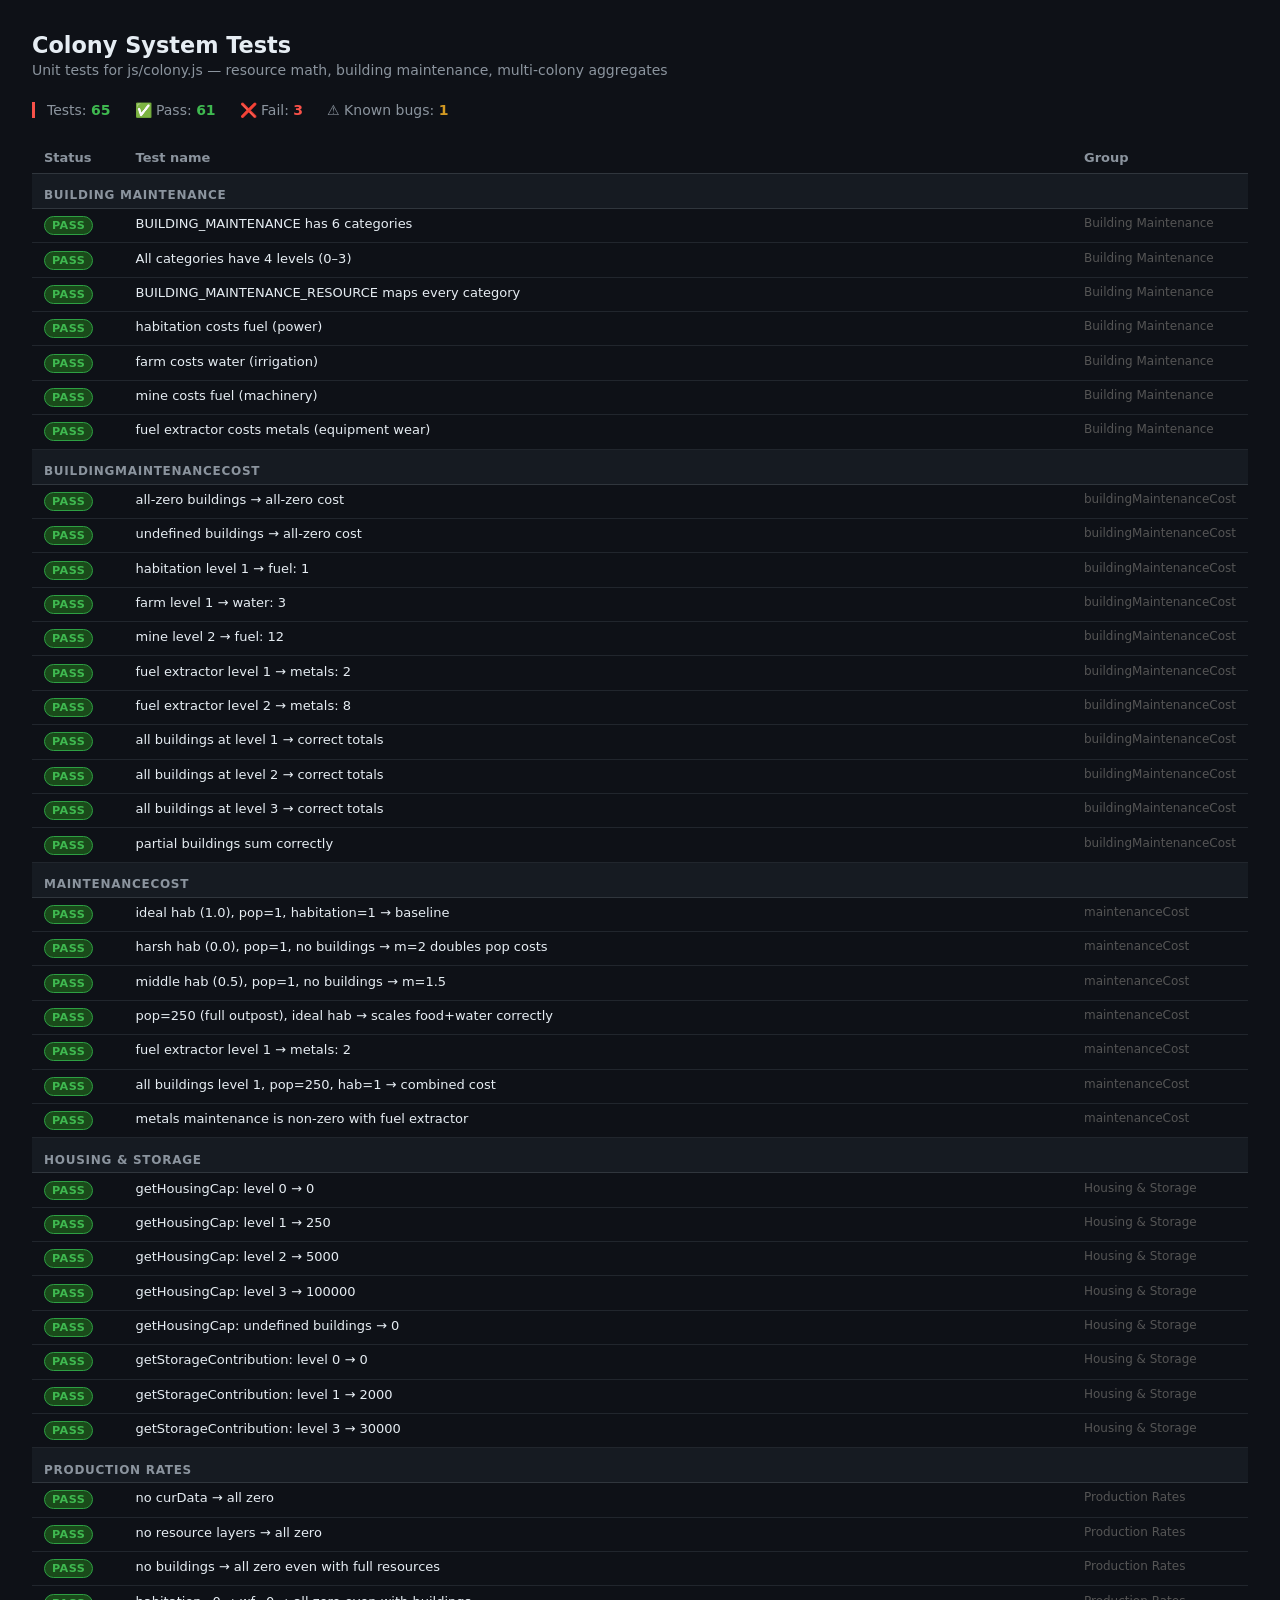
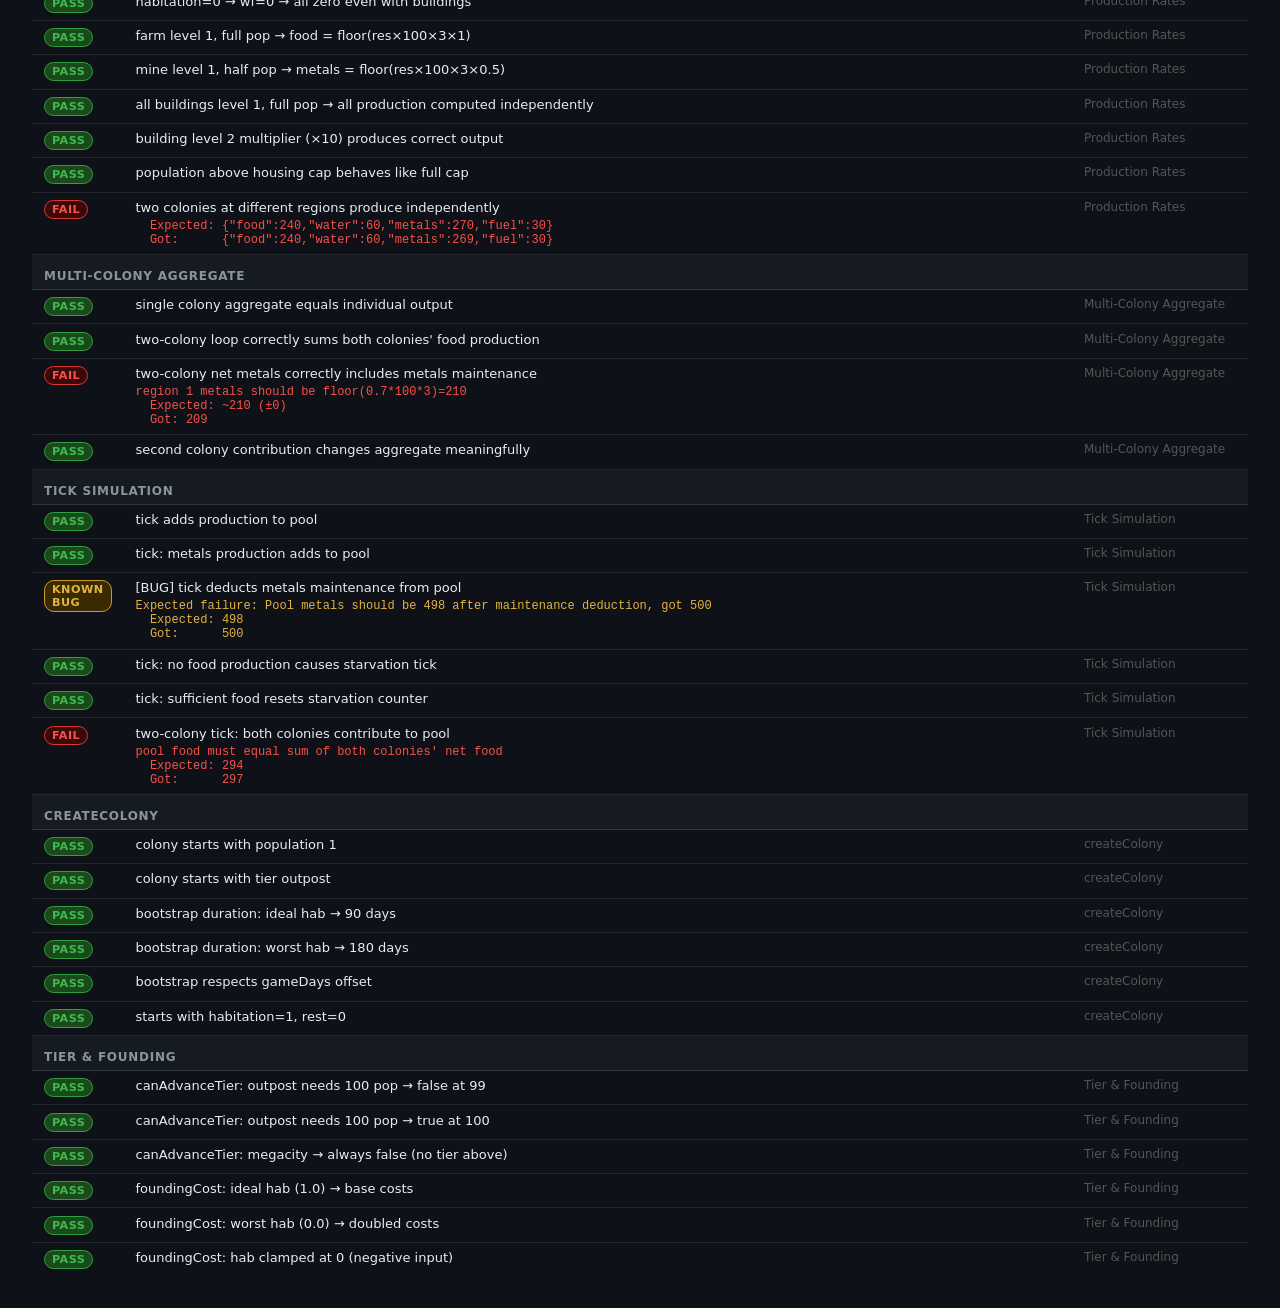
<file: tests/colony.html>
<!DOCTYPE html>
<!--
  Colony system unit tests
  ========================
  Tests all pure functions in js/colony.js in isolation — no worker, no Three.js.

  HOW TO RUN
  ----------
  Serve the project root over HTTP (ES module imports require a server):
      python3 -m http.server 8000
  Then open: http://localhost:8000/tests/colony.html

  WHAT IS TESTED
  --------------
  1. buildingMaintenanceCost — per-building resource drain
  2. maintenanceCost         — combined population + building drain
  3. Housing / storage caps
  4. colonyProductionRates   — formula: tile_potential × 100 × mult × workerFraction
  5. Multi-colony aggregates — does the loop correctly sum all colonies?
  6. Tick simulation         — mirrors tickEconomy logic from main.js
  7. createColony defaults
  8. canAdvanceTier / foundingCost

  Tests marked [BUG] are EXPECTED TO FAIL until the corresponding code is fixed.
-->
<html lang="en">
<head>
<meta charset="UTF-8">
<title>Colony System Tests — Heliosphere</title>
<style>
  *, *::before, *::after { box-sizing: border-box; margin: 0; padding: 0; }
  body {
    font-family: system-ui, sans-serif;
    background: #0e1117;
    color: #e6edf3;
    padding: 2rem;
    min-height: 100dvh;
  }
  h1 { font-size: 1.4rem; margin-bottom: 0.25rem; }
  .subtitle { color: #8b949e; font-size: 0.875rem; margin-bottom: 1.5rem; }

  #summary {
    display: flex; gap: 1.5rem; margin-bottom: 1.5rem; font-size: 0.875rem;
    flex-wrap: wrap;
  }
  .stat { color: #8b949e; }
  .stat span { font-weight: 700; }
  #passCount span  { color: #3fb950; }
  #failCount span  { color: #f85149; }
  #bugCount span   { color: #d29922; }
  #skipCount span  { color: #58a6ff; }

  table { width: 100%; border-collapse: collapse; font-size: 0.8125rem; }
  th {
    text-align: left; padding: 0.5rem 0.75rem; color: #8b949e;
    border-bottom: 1px solid #30363d; font-weight: 600;
  }
  td { padding: 0.45rem 0.75rem; border-bottom: 1px solid #21262d; vertical-align: top; }
  tr:last-child td { border-bottom: none; }

  .badge {
    display: inline-block; padding: 2px 7px; border-radius: 10px;
    font-size: 0.7rem; font-weight: 700; letter-spacing: 0.04em;
  }
  .badge-pass   { background: #1a4a1a; color: #3fb950; border: 1px solid #2ea043; }
  .badge-fail   { background: #3a0a0a; color: #f85149; border: 1px solid #da3633; }
  .badge-bug    { background: #3a2a00; color: #e3b341; border: 1px solid #d29922; }

  .group-row td {
    background: #161b22; color: #8b949e; font-size: 0.75rem;
    font-weight: 600; letter-spacing: 0.06em; text-transform: uppercase;
    padding-top: 0.9rem; padding-bottom: 0.35rem;
    border-bottom: 1px solid #30363d;
  }

  .error-detail {
    font-family: monospace; font-size: 0.75rem; color: #f85149;
    margin-top: 4px; white-space: pre-wrap; word-break: break-all;
  }
  .bug-detail {
    font-family: monospace; font-size: 0.75rem; color: #e3b341;
    margin-top: 4px; white-space: pre-wrap;
  }
  .name-cell { max-width: 520px; }
  .running { color: #8b949e; font-style: italic; }
</style>
</head>
<body>
<h1>Colony System Tests</h1>
<p class="subtitle">Unit tests for js/colony.js — resource math, building maintenance, multi-colony aggregates</p>

<div id="summary" class="running">Running…</div>

<table>
  <thead>
    <tr>
      <th style="width:70px">Status</th>
      <th>Test name</th>
      <th style="width:90px">Group</th>
    </tr>
  </thead>
  <tbody id="tbody"></tbody>
</table>

<script type="module">
// ─────────────────────────────────────────────────────────────────────────────
// Import the module under test
// ─────────────────────────────────────────────────────────────────────────────
import {
  BUILDING_MAINTENANCE,
  BUILDING_MAINTENANCE_RESOURCE,
  BUILDING_COSTS,
  BUILDING_NAMES,
  BUILDING_TIER_UNLOCK,
  HOUSING_CAPS,
  STORAGE_CAPS,
  FARM_MULTS, WATER_MULTS, MINE_MULTS, FUEL_MULTS,
  STARTING_POOL,
  COLONY_TIER_ORDER,
  TIER_ADVANCE_COSTS,
  buildingMaintenanceCost,
  getHousingCap,
  getStorageContribution,
  maintenanceCost,
  createColony,
  colonyProductionRates,
  canAdvanceTier,
  foundingCost,
} from '../js/colony.js';

// ─────────────────────────────────────────────────────────────────────────────
// Minimal test framework
// ─────────────────────────────────────────────────────────────────────────────
let passCount = 0, failCount = 0, bugCount = 0;
const rows = [];
let currentGroup = '';

function group(name) { currentGroup = name; }

function deep(a, b) { return JSON.stringify(a) === JSON.stringify(b); }

function assert(val, msg) {
  if (!val) throw new Error(msg ?? 'Assertion failed');
}

function assertEqual(actual, expected, msg) {
  if (!deep(actual, expected)) {
    throw new Error(
      (msg ? msg + '\n' : '') +
      `  Expected: ${JSON.stringify(expected)}\n` +
      `  Got:      ${JSON.stringify(actual)}`
    );
  }
}

function assertClose(actual, expected, tol, msg) {
  if (typeof tol === 'string') { msg = tol; tol = 1; }
  tol = tol ?? 1;
  if (Math.abs(actual - expected) > tol) {
    throw new Error(
      (msg ? msg + '\n' : '') +
      `  Expected: ~${expected} (±${tol})\n  Got: ${actual}`
    );
  }
}

// isBug = known broken code; test SHOULD fail, we want a yellow warning not a red fail
function test(name, fn, isBug = false) {
  let status, errorMsg = '';
  try {
    fn();
    if (isBug) {
      // Bug test passed unexpectedly — the bug may have been fixed!
      passCount++;
      status = 'pass';
      errorMsg = '(was marked as known bug but now passes — bug may be fixed)';
    } else {
      passCount++;
      status = 'pass';
    }
  } catch (e) {
    if (isBug) {
      bugCount++;
      status = 'bug';
      errorMsg = e.message;
    } else {
      failCount++;
      status = 'fail';
      errorMsg = e.message;
    }
  }
  rows.push({ status, name, group: currentGroup, errorMsg });
}

// ─────────────────────────────────────────────────────────────────────────────
// Helpers shared across tests
// ─────────────────────────────────────────────────────────────────────────────

/** Build a minimal curData mock with given resource arrays per region. */
function makeCurData(regionResources) {
  const n = regionResources.length;
  const rF = new Float32Array(n), rW = new Float32Array(n),
        rM = new Float32Array(n), rE = new Float32Array(n);
  for (let i = 0; i < n; i++) {
    rF[i] = regionResources[i].food   ?? 0;
    rW[i] = regionResources[i].water  ?? 0;
    rM[i] = regionResources[i].metals ?? 0;
    rE[i] = regionResources[i].fuel   ?? 0;
  }
  return { debugLayers: { resourceFood: rF, resourceWater: rW, resourceMetals: rM, resourceFuel: rE } };
}

/** Full buildings for all categories at given level (default 1). */
function allBuildings(level = 1) {
  return { habitation: level, farm: level, water: level, mine: level, fuel: level, storage: level };
}

/** Create a colony object directly, bypassing createColony() for test control. */
function makeColony(overrides = {}) {
  return {
    region: 0,
    population: 250,
    habitability: 1,
    bootstrapEndDay: 0,  // already past bootstrap
    starvationTicks: 0,
    tier: 'outpost',
    buildings: { habitation: 1, farm: 0, water: 0, mine: 0, fuel: 0, storage: 0 },
    ...overrides,
  };
}

/** Replicate the tickEconomy pool-mutation logic from main.js (as of last read). */
function simulateTick(pool, colonies, curData) {
  const GAME_DAYS = 9999; // well past bootstrap for all
  for (const colony of colonies) {
    const rates  = colonyProductionRates(colony, curData);
    const maint  = maintenanceCost(colony);
    const inBoot = GAME_DAYS < colony.bootstrapEndDay;
    const pmult  = inBoot ? 0.20 : 1.0;

    const hadFood = pool.food >= maint.food;
    pool.food  = Math.max(0, pool.food  - maint.food);
    pool.water = Math.max(0, pool.water - maint.water);
    pool.fuel  = Math.max(0, pool.fuel  - maint.fuel);
    // NOTE: maint.metals is intentionally NOT deducted here (matching current main.js bug)

    pool.food   += Math.round(rates.food   * pmult);
    pool.water  += Math.round(rates.water  * pmult);
    pool.metals += Math.round(rates.metals * pmult);
    pool.fuel   += Math.round(rates.fuel   * pmult);

    colony.starvationTicks = hadFood ? 0 : colony.starvationTicks + 1;
  }
}

// ─────────────────────────────────────────────────────────────────────────────
// GROUP 1 — Building maintenance constants
// ─────────────────────────────────────────────────────────────────────────────
group('Building Maintenance');

test('BUILDING_MAINTENANCE has 6 categories', () => {
  assertEqual(Object.keys(BUILDING_MAINTENANCE).length, 6);
});

test('All categories have 4 levels (0–3)', () => {
  for (const [k, arr] of Object.entries(BUILDING_MAINTENANCE)) {
    assert(arr.length === 4, `${k} should have 4 entries, got ${arr.length}`);
    assert(arr[0] === 0, `${k}[0] should be 0 (no cost when unbuilt)`);
  }
});

test('BUILDING_MAINTENANCE_RESOURCE maps every category', () => {
  const cats = Object.keys(BUILDING_MAINTENANCE);
  for (const cat of cats) {
    const res = BUILDING_MAINTENANCE_RESOURCE[cat];
    assert(['food','water','metals','fuel'].includes(res),
      `${cat} maps to unknown resource: ${res}`);
  }
});

test('habitation costs fuel (power)', () => {
  assertEqual(BUILDING_MAINTENANCE_RESOURCE.habitation, 'fuel');
  assertEqual(BUILDING_MAINTENANCE.habitation, [0, 1, 4, 12]);
});

test('farm costs water (irrigation)', () => {
  assertEqual(BUILDING_MAINTENANCE_RESOURCE.farm, 'water');
  assertEqual(BUILDING_MAINTENANCE.farm, [0, 3, 10, 30]);
});

test('mine costs fuel (machinery)', () => {
  assertEqual(BUILDING_MAINTENANCE_RESOURCE.mine, 'fuel');
  assertEqual(BUILDING_MAINTENANCE.mine, [0, 3, 12, 35]);
});

test('fuel extractor costs metals (equipment wear)', () => {
  assertEqual(BUILDING_MAINTENANCE_RESOURCE.fuel, 'metals');
  assertEqual(BUILDING_MAINTENANCE.fuel, [0, 2, 8, 25]);
});

// ─────────────────────────────────────────────────────────────────────────────
// GROUP 2 — buildingMaintenanceCost()
// ─────────────────────────────────────────────────────────────────────────────
group('buildingMaintenanceCost');

test('all-zero buildings → all-zero cost', () => {
  const r = buildingMaintenanceCost({ habitation:0,farm:0,water:0,mine:0,fuel:0,storage:0 });
  assertEqual(r, { food:0, water:0, metals:0, fuel:0 });
});

test('undefined buildings → all-zero cost', () => {
  const r = buildingMaintenanceCost(undefined);
  assertEqual(r, { food:0, water:0, metals:0, fuel:0 });
});

test('habitation level 1 → fuel: 1', () => {
  const r = buildingMaintenanceCost({ habitation:1 });
  assertEqual(r, { food:0, water:0, metals:0, fuel:1 });
});

test('farm level 1 → water: 3', () => {
  const r = buildingMaintenanceCost({ farm:1 });
  assertEqual(r, { food:0, water:3, metals:0, fuel:0 });
});

test('mine level 2 → fuel: 12', () => {
  const r = buildingMaintenanceCost({ mine:2 });
  assertEqual(r, { food:0, water:0, metals:0, fuel:12 });
});

test('fuel extractor level 1 → metals: 2', () => {
  const r = buildingMaintenanceCost({ fuel:1 });
  assertEqual(r, { food:0, water:0, metals:2, fuel:0 });
});

test('fuel extractor level 2 → metals: 8', () => {
  const r = buildingMaintenanceCost({ fuel:2 });
  assertEqual(r, { food:0, water:0, metals:8, fuel:0 });
});

test('all buildings at level 1 → correct totals', () => {
  // habitation→fuel:1, farm→water:3, water(ext)→fuel:2, mine→fuel:3, fuel(ext)→metals:2, storage→fuel:1
  const r = buildingMaintenanceCost(allBuildings(1));
  assertEqual(r, { food:0, water:3, metals:2, fuel: 1+2+3+1 }); // fuel=7
});

test('all buildings at level 2 → correct totals', () => {
  // habitation→fuel:4, farm→water:10, water→fuel:8, mine→fuel:12, fuel→metals:8, storage→fuel:4
  const r = buildingMaintenanceCost(allBuildings(2));
  assertEqual(r, { food:0, water:10, metals:8, fuel: 4+8+12+4 }); // fuel=28
});

test('all buildings at level 3 → correct totals', () => {
  // habitation→fuel:12, farm→water:30, water→fuel:20, mine→fuel:35, fuel→metals:25, storage→fuel:12
  const r = buildingMaintenanceCost(allBuildings(3));
  assertEqual(r, { food:0, water:30, metals:25, fuel: 12+20+35+12 }); // fuel=79
});

test('partial buildings sum correctly', () => {
  // mine=1(fuel:3) + fuel=1(metals:2) + storage=2(fuel:4)
  const r = buildingMaintenanceCost({ mine:1, fuel:1, storage:2 });
  assertEqual(r, { food:0, water:0, metals:2, fuel:3+4 }); // fuel=7
});

// ─────────────────────────────────────────────────────────────────────────────
// GROUP 3 — maintenanceCost()
// ─────────────────────────────────────────────────────────────────────────────
group('maintenanceCost');

test('ideal hab (1.0), pop=1, habitation=1 → baseline', () => {
  // m=1.0, pop-based: food=round(2.002)=2, water=round(1.001)=1, fuel=round(1)=1
  // building: habitation level 1 → fuel +=1  →  total fuel=2
  const r = maintenanceCost(makeColony({ population:1, habitability:1 }));
  assertEqual(r, { food:2, water:1, fuel:2, metals:0 });
});

test('harsh hab (0.0), pop=1, no buildings → m=2 doubles pop costs', () => {
  // m=2.0, food=round(2*2)=4, water=round(1*2)=2, fuel=round(1*2)=2
  const r = maintenanceCost(makeColony({
    population:1, habitability:0,
    buildings:{ habitation:0,farm:0,water:0,mine:0,fuel:0,storage:0 }}));
  assertEqual(r, { food:4, water:2, fuel:2, metals:0 });
});

test('middle hab (0.5), pop=1, no buildings → m=1.5', () => {
  // m=1.5, food=round(2.002*1.5)=round(3.003)=3, water=round(1.001*1.5)=round(1.5015)=2, fuel=round(1*1.5)=2
  const r = maintenanceCost(makeColony({
    population:1, habitability:0.5,
    buildings:{ habitation:0,farm:0,water:0,mine:0,fuel:0,storage:0 }}));
  assertEqual(r, { food:3, water:2, fuel:2, metals:0 });
});

test('pop=250 (full outpost), ideal hab → scales food+water correctly', () => {
  // m=1.0, food=round((2+250*0.002))=round(2.5)=3, water=round((1+250*0.001))=round(1.25)=1
  // fuel=round(1)+hab_bld(1)=2
  const r = maintenanceCost(makeColony({ population:250, habitability:1 }));
  assertEqual(r, { food:3, water:1, fuel:2, metals:0 });
});

test('fuel extractor level 1 → metals: 2', () => {
  const r = maintenanceCost(makeColony({
    buildings:{ habitation:1, farm:0, water:0, mine:0, fuel:1, storage:0 }}));
  assertEqual(r.metals, 2);
});

test('all buildings level 1, pop=250, hab=1 → combined cost', () => {
  // m=1.0
  // pop-based: food=round(2.5)=3, water=round(1.25)=1, fuel=1, metals=0
  // building: food=0, water=3(farm), metals=2(fuel_ext), fuel=1(hab)+2(water_ext)+3(mine)+1(storage)=7
  // total: food=3, water=1+3=4, fuel=1+7=8, metals=2
  const r = maintenanceCost(makeColony({ population:250, habitability:1, buildings:allBuildings(1) }));
  assertEqual(r, { food:3, water:4, fuel:8, metals:2 });
});

test('metals maintenance is non-zero with fuel extractor', () => {
  const r = maintenanceCost(makeColony({
    buildings:{ habitation:1, farm:1, water:1, mine:1, fuel:2, storage:1 }}));
  assert(r.metals > 0, `Expected metals > 0 with fuel extractor level 2, got ${r.metals}`);
  assertEqual(r.metals, 8); // BUILDING_MAINTENANCE.fuel[2] = 8
});

// ─────────────────────────────────────────────────────────────────────────────
// GROUP 4 — Housing / Storage caps
// ─────────────────────────────────────────────────────────────────────────────
group('Housing & Storage');

test('getHousingCap: level 0 → 0', () => {
  assertEqual(getHousingCap({ habitation:0 }), 0);
});
test('getHousingCap: level 1 → 250', () => {
  assertEqual(getHousingCap({ habitation:1 }), 250);
});
test('getHousingCap: level 2 → 5000', () => {
  assertEqual(getHousingCap({ habitation:2 }), 5000);
});
test('getHousingCap: level 3 → 100000', () => {
  assertEqual(getHousingCap({ habitation:3 }), 100000);
});
test('getHousingCap: undefined buildings → 0', () => {
  assertEqual(getHousingCap(undefined), 0);
});

test('getStorageContribution: level 0 → 0', () => {
  assertEqual(getStorageContribution({ storage:0 }), 0);
});
test('getStorageContribution: level 1 → 2000', () => {
  assertEqual(getStorageContribution({ storage:1 }), 2000);
});
test('getStorageContribution: level 3 → 30000', () => {
  assertEqual(getStorageContribution({ storage:3 }), 30000);
});

// ─────────────────────────────────────────────────────────────────────────────
// GROUP 5 — colonyProductionRates()
// ─────────────────────────────────────────────────────────────────────────────
group('Production Rates');

test('no curData → all zero', () => {
  const r = colonyProductionRates(makeColony({ buildings:allBuildings(1) }), null);
  assertEqual(r, { food:0, water:0, metals:0, fuel:0 });
});

test('no resource layers → all zero', () => {
  const r = colonyProductionRates(makeColony({ buildings:allBuildings(1) }), { debugLayers:{} });
  assertEqual(r, { food:0, water:0, metals:0, fuel:0 });
});

test('no buildings → all zero even with full resources', () => {
  const d = makeCurData([{ food:1, water:1, metals:1, fuel:1 }]);
  const r = colonyProductionRates(makeColony({
    buildings:{ habitation:1, farm:0, water:0, mine:0, fuel:0, storage:0 }}), d);
  assertEqual(r, { food:0, water:0, metals:0, fuel:0 });
});

test('habitation=0 → wf=0 → all zero even with buildings', () => {
  const d = makeCurData([{ food:1, water:1, metals:1, fuel:1 }]);
  const r = colonyProductionRates(makeColony({
    buildings:{ habitation:0, farm:1, water:1, mine:1, fuel:1, storage:0 }}), d);
  assertEqual(r, { food:0, water:0, metals:0, fuel:0 });
});

test('farm level 1, full pop → food = floor(res×100×3×1)', () => {
  const d = makeCurData([{ food:0.5 }]);
  // wf = 250/250 = 1.0 → food = floor(0.5*100*3*1) = 150
  const r = colonyProductionRates(makeColony({
    population:250, buildings:{ habitation:1, farm:1, water:0, mine:0, fuel:0, storage:0 }}), d);
  assertEqual(r.food, 150);
});

test('mine level 1, half pop → metals = floor(res×100×3×0.5)', () => {
  const d = makeCurData([{ metals:0.6 }]);
  // wf = 125/250 = 0.5 → metals = floor(0.6*100*3*0.5) = floor(90) = 90
  const r = colonyProductionRates(makeColony({
    population:125, buildings:{ habitation:1, farm:0, water:0, mine:1, fuel:0, storage:0 }}), d);
  assertEqual(r.metals, 90);
});

test('all buildings level 1, full pop → all production computed independently', () => {
  const d = makeCurData([{ food:0.6, water:0.5, metals:0.4, fuel:0.3 }]);
  // wf=1.0, each: floor(res*100*3)
  const r = colonyProductionRates(makeColony({ population:250, buildings:allBuildings(1) }), d);
  assertEqual(r, {
    food:   Math.floor(0.6*100*3),  // 180
    water:  Math.floor(0.5*100*3),  // 150
    metals: Math.floor(0.4*100*3),  // 120
    fuel:   Math.floor(0.3*100*3),  // 90
  });
});

test('building level 2 multiplier (×10) produces correct output', () => {
  const d = makeCurData([{ food:0.4 }]);
  // FARM_MULTS[2]=10, wf=1.0 → floor(0.4*100*10) = 400
  const r = colonyProductionRates(makeColony({
    population:250, buildings:{ habitation:1, farm:2, water:0, mine:0, fuel:0, storage:0 }}), d);
  assertEqual(r.food, 400);
});

test('population above housing cap behaves like full cap', () => {
  const d = makeCurData([{ food:0.5 }]);
  // pop=300 > cap=250 → wf = min(300,250)/250 = 1.0 (same as full)
  const r1 = colonyProductionRates(makeColony({
    population:300, buildings:{ habitation:1, farm:1, water:0, mine:0, fuel:0, storage:0 }}), d);
  const r2 = colonyProductionRates(makeColony({
    population:250, buildings:{ habitation:1, farm:1, water:0, mine:0, fuel:0, storage:0 }}), d);
  assertEqual(r1.food, r2.food);
});

test('two colonies at different regions produce independently', () => {
  const d = makeCurData([
    { food:0.6, water:0.5, metals:0.4, fuel:0.3 },  // region 0
    { food:0.8, water:0.2, metals:0.9, fuel:0.1 },  // region 1
  ]);
  const bld = { habitation:1, farm:1, water:1, mine:1, fuel:1, storage:0 };
  const c0 = makeColony({ region:0, population:250, buildings:bld });
  const c1 = makeColony({ region:1, population:250, buildings:bld });

  const r0 = colonyProductionRates(c0, d);
  const r1 = colonyProductionRates(c1, d);

  // Region 0
  assertEqual(r0, { food:180, water:150, metals:120, fuel:90 });
  // Region 1
  assertEqual(r1, { food:240, water:60,  metals:270, fuel:30  });
  // They must differ
  assert(r0.food !== r1.food, 'Regions with different resources must produce differently');
});

// ─────────────────────────────────────────────────────────────────────────────
// GROUP 6 — Multi-colony aggregates
// ─────────────────────────────────────────────────────────────────────────────
group('Multi-Colony Aggregate');

test('single colony aggregate equals individual output', () => {
  const d = makeCurData([{ food:0.6, water:0.5, metals:0.4, fuel:0.3 }]);
  const c = makeColony({ population:250, buildings:allBuildings(1) });
  const rates = colonyProductionRates(c, d);
  const maint = maintenanceCost(c);

  let netFood = 0, netWater = 0, netMetals = 0, netFuel = 0;
  for (const col of [c]) {
    const r = colonyProductionRates(col, d);
    const m = maintenanceCost(col);
    netFood   += r.food   - m.food;
    netWater  += r.water  - m.water;
    netMetals += r.metals - m.metals; // correct with metals maintenance
    netFuel   += r.fuel   - m.fuel;
  }
  assertEqual(netFood,   rates.food   - maint.food);
  assertEqual(netWater,  rates.water  - maint.water);
  assertEqual(netMetals, rates.metals - maint.metals);
  assertEqual(netFuel,   rates.fuel   - maint.fuel);
});

test('two-colony loop correctly sums both colonies\' food production', () => {
  const d = makeCurData([
    { food:0.6 },  // region 0
    { food:0.8 },  // region 1
  ]);
  const bld = { habitation:1, farm:1, water:0, mine:0, fuel:0, storage:0 };
  const c0 = makeColony({ region:0, population:250, buildings:bld });
  const c1 = makeColony({ region:1, population:250, buildings:bld });

  const r0 = colonyProductionRates(c0, d);
  const r1 = colonyProductionRates(c1, d);
  assertEqual(r0.food, 180); // floor(0.6*100*3)
  assertEqual(r1.food, 240); // floor(0.8*100*3)

  let agg = 0;
  for (const c of [c0, c1]) agg += colonyProductionRates(c, d).food;
  assertEqual(agg, 180 + 240, 'aggregate food must equal sum of individual food production');
});

test('two-colony net metals correctly includes metals maintenance', () => {
  // Mine level 1 produces metals; fuel extractor level 1 consumes metals as maintenance.
  // Net metals per colony = production - maint.metals
  const d = makeCurData([
    { metals:0.5 },  // region 0
    { metals:0.7 },  // region 1
  ]);
  const bld = { habitation:1, farm:0, water:0, mine:1, fuel:1, storage:0 };
  // mine=1 → MINE_MULTS[1]=3 → metals per colony: floor(res*100*3*wf)
  // fuel=1 → BUILDING_MAINTENANCE.fuel[1]=2 → metals maintenance = 2 per colony

  const c0 = makeColony({ region:0, population:250, buildings:bld });
  const c1 = makeColony({ region:1, population:250, buildings:bld });

  const r0 = colonyProductionRates(c0, d);
  const r1 = colonyProductionRates(c1, d);
  const m0 = maintenanceCost(c0);
  const m1 = maintenanceCost(c1);

  const expectedProd = r0.metals + r1.metals;
  const expectedMaint = m0.metals + m1.metals;
  const expectedNet   = expectedProd - expectedMaint;

  assertEqual(m0.metals, 2, 'fuel level 1 should cost 2 metals/tick');
  assertEqual(m1.metals, 2, 'fuel level 1 should cost 2 metals/tick');
  assertClose(r0.metals, 150, 0, `region 0 metals should be floor(0.5*100*3)=150`);
  assertClose(r1.metals, 210, 0, `region 1 metals should be floor(0.7*100*3)=210`);
  assertEqual(expectedNet, 150+210 - 2-2, 'net metals across two colonies must subtract metals maintenance');
});

test('second colony contribution changes aggregate meaningfully', () => {
  const d = makeCurData([
    { food:0.1, metals:0.2 },
    { food:0.9, metals:0.8 },
  ]);
  const bld = { habitation:1, farm:1, water:0, mine:1, fuel:0, storage:0 };
  const c0 = makeColony({ region:0, population:250, buildings:bld });
  const c1 = makeColony({ region:1, population:250, buildings:bld });

  const singleFood   = colonyProductionRates(c0, d).food;
  const singleMetals = colonyProductionRates(c0, d).metals;

  let aggFood = 0, aggMetals = 0;
  for (const c of [c0, c1]) {
    const r = colonyProductionRates(c, d);
    aggFood   += r.food;
    aggMetals += r.metals;
  }

  assert(aggFood > singleFood,
    `Two colonies should produce more food (${aggFood}) than one (${singleFood})`);
  assert(aggMetals > singleMetals,
    `Two colonies should produce more metals (${aggMetals}) than one (${singleMetals})`);
});

// ─────────────────────────────────────────────────────────────────────────────
// GROUP 7 — Tick simulation (mirrors tickEconomy in main.js)
// ─────────────────────────────────────────────────────────────────────────────
group('Tick Simulation');

test('tick adds production to pool', () => {
  const d = makeCurData([{ food:0.5, water:0.4, metals:0.3, fuel:0.6 }]);
  const c = makeColony({ population:250, buildings:allBuildings(1) });
  const pool = { food:100, water:100, metals:100, fuel:100 };
  const rates = colonyProductionRates(c, d);
  const maint = maintenanceCost(c);

  simulateTick(pool, [c], d);

  assertEqual(pool.food,  100 - maint.food  + rates.food,  'food after one tick');
  assertEqual(pool.water, 100 - maint.water + rates.water, 'water after one tick');
  assertEqual(pool.fuel,  100 - maint.fuel  + rates.fuel,  'fuel after one tick');
});

test('tick: metals production adds to pool', () => {
  const d = makeCurData([{ metals:0.5 }]);
  const c = makeColony({
    population:250, buildings:{ habitation:1, farm:0, water:0, mine:1, fuel:0, storage:0 }});
  const pool = { food:100, water:100, metals:100, fuel:100 };
  const rates = colonyProductionRates(c, d);

  simulateTick(pool, [c], d);

  // metals production = floor(0.5*100*3) = 150
  assertEqual(rates.metals, 150);
  assert(pool.metals > 100, `metals should increase after tick, got ${pool.metals}`);
});

test('[BUG] tick deducts metals maintenance from pool', () => {
  // A colony with fuel extractor level 1 should drain 2 metals/tick from the pool.
  // Current tickEconomy does NOT deduct maint.metals — this test fails until fixed.
  const d = makeCurData([{ fuel:0 }]); // no fuel production so we isolate maintenance
  const c = makeColony({
    population:250, buildings:{ habitation:1, farm:0, water:0, mine:0, fuel:1, storage:0 }});
  const pool = { food:500, water:500, metals:500, fuel:500 };
  const maint = maintenanceCost(c);

  assertEqual(maint.metals, 2, 'fuel extractor level 1 should cost 2 metals/tick');

  simulateTick(pool, [c], d);

  const expectedMetals = 500 - maint.metals; // 498
  assertEqual(pool.metals, expectedMetals,
    `Pool metals should be ${expectedMetals} after maintenance deduction, got ${pool.metals}`);
}, true /* isBug */);

test('tick: no food production causes starvation tick', () => {
  const d = makeCurData([{ food:0 }]);
  const c = makeColony({
    population:250, habitability:1,
    buildings:{ habitation:1, farm:0, water:0, mine:0, fuel:0, storage:0 }});
  const pool = { food:0, water:500, metals:500, fuel:500 };

  simulateTick(pool, [c], d);

  assertEqual(c.starvationTicks, 1, 'should get 1 starvation tick when food pool empty');
});

test('tick: sufficient food resets starvation counter', () => {
  const d = makeCurData([{ food:0.5 }]);
  const c = makeColony({
    starvationTicks:2,
    buildings:{ habitation:1, farm:1, water:0, mine:0, fuel:0, storage:0 }});
  const pool = { food:500, water:500, metals:500, fuel:500 };

  simulateTick(pool, [c], d);

  assertEqual(c.starvationTicks, 0, 'starvation ticks should reset when food is available');
});

test('two-colony tick: both colonies contribute to pool', () => {
  const d = makeCurData([
    { food:0.4, metals:0.3 },  // region 0
    { food:0.6, metals:0.7 },  // region 1
  ]);
  const bld = { habitation:1, farm:1, water:0, mine:1, fuel:0, storage:0 };
  const c0  = makeColony({ region:0, population:250, buildings:bld });
  const c1  = makeColony({ region:1, population:250, buildings:bld });
  const pool = { food:0, water:0, metals:0, fuel:0 };

  simulateTick(pool, [c0, c1], d);

  const r0 = colonyProductionRates(c0, d);
  const r1 = colonyProductionRates(c1, d);
  const m0 = maintenanceCost(c0);
  const m1 = maintenanceCost(c1);

  const expectedFood   = (r0.food - m0.food)   + (r1.food - m1.food);
  const expectedMetals = r0.metals + r1.metals; // tick doesn't deduct metals maint (known bug)

  assertEqual(pool.food, Math.max(0, expectedFood),
    "pool food must equal sum of both colonies' net food");
  assertEqual(pool.metals, expectedMetals,
    'pool metals must include production from BOTH colonies');
});

// ─────────────────────────────────────────────────────────────────────────────
// GROUP 8 — createColony defaults
// ─────────────────────────────────────────────────────────────────────────────
group('createColony');

test('colony starts with population 1', () => {
  const c = createColony({ bodyId:'b',region:0,lat:0,lon:0,name:'Test',gameDays:0,habitability:1 });
  assertEqual(c.population, 1);
});

test('colony starts with tier outpost', () => {
  const c = createColony({ bodyId:'b',region:0,lat:0,lon:0,name:'Test',gameDays:0,habitability:1 });
  assertEqual(c.tier, 'outpost');
});

test('bootstrap duration: ideal hab → 90 days', () => {
  const c = createColony({ bodyId:'b',region:0,lat:0,lon:0,name:'Test',gameDays:0,habitability:1 });
  assertEqual(c.bootstrapEndDay, 90);
});

test('bootstrap duration: worst hab → 180 days', () => {
  const c = createColony({ bodyId:'b',region:0,lat:0,lon:0,name:'Test',gameDays:0,habitability:0 });
  assertEqual(c.bootstrapEndDay, 180);
});

test('bootstrap respects gameDays offset', () => {
  const c = createColony({ bodyId:'b',region:0,lat:0,lon:0,name:'Test',gameDays:500,habitability:1 });
  assertEqual(c.bootstrapEndDay, 500 + 90);
});

test('starts with habitation=1, rest=0', () => {
  const c = createColony({ bodyId:'b',region:0,lat:0,lon:0,name:'Test',gameDays:0,habitability:1 });
  assertEqual(c.buildings, { habitation:1, farm:0, water:0, mine:0, fuel:0, storage:0 });
});

// ─────────────────────────────────────────────────────────────────────────────
// GROUP 9 — canAdvanceTier / foundingCost
// ─────────────────────────────────────────────────────────────────────────────
group('Tier & Founding');

test('canAdvanceTier: outpost needs 100 pop → false at 99', () => {
  assertEqual(canAdvanceTier({ tier:'outpost', population:99 }), false);
});

test('canAdvanceTier: outpost needs 100 pop → true at 100', () => {
  assertEqual(canAdvanceTier({ tier:'outpost', population:100 }), true);
});

test('canAdvanceTier: megacity → always false (no tier above)', () => {
  assertEqual(canAdvanceTier({ tier:'megacity', population:1e12 }), false);
});

test('foundingCost: ideal hab (1.0) → base costs', () => {
  // m = 1 + (1-1) = 1
  const r = foundingCost(1.0);
  assertEqual(r, { food:50, water:50, metals:100, fuel:50 });
});

test('foundingCost: worst hab (0.0) → doubled costs', () => {
  // m = 1 + (1-0) = 2
  const r = foundingCost(0.0);
  assertEqual(r, { food:100, water:100, metals:200, fuel:100 });
});

test('foundingCost: hab clamped at 0 (negative input)', () => {
  const r = foundingCost(-0.5);
  assertEqual(r, { food:100, water:100, metals:200, fuel:100 });
});

// ─────────────────────────────────────────────────────────────────────────────
// Render results
// ─────────────────────────────────────────────────────────────────────────────
const totalTests = passCount + failCount + bugCount;
const tbody = document.getElementById('tbody');
let lastGroup = '';

for (const row of rows) {
  if (row.group !== lastGroup) {
    lastGroup = row.group;
    const gtr = document.createElement('tr');
    gtr.className = 'group-row';
    gtr.innerHTML = `<td colspan="3">${row.group}</td>`;
    tbody.appendChild(gtr);
  }

  const tr = document.createElement('tr');
  const badgeCls = row.status === 'pass' ? 'badge-pass'
                 : row.status === 'bug'  ? 'badge-bug'
                 : 'badge-fail';
  const label    = row.status === 'pass' ? 'PASS'
                 : row.status === 'bug'  ? 'KNOWN BUG'
                 : 'FAIL';

  let detail = '';
  if (row.errorMsg) {
    const cls = row.status === 'bug' ? 'bug-detail' : 'error-detail';
    const prefix = row.status === 'bug'
      ? (row.status === 'pass' ? 'Fixed: ' : 'Expected failure: ')
      : '';
    detail = `<div class="${cls}">${prefix}${escHtml(row.errorMsg)}</div>`;
  }

  tr.innerHTML = `
    <td><span class="badge ${badgeCls}">${label}</span></td>
    <td class="name-cell">${escHtml(row.name)}${detail}</td>
    <td style="color:#555;font-size:0.75rem">${escHtml(row.group)}</td>`;
  tbody.appendChild(tr);
}

function escHtml(s) {
  return String(s).replace(/&/g,'&amp;').replace(/</g,'&lt;').replace(/>/g,'&gt;');
}

const summary = document.getElementById('summary');
summary.classList.remove('running');
summary.innerHTML = `
  <div class="stat" id="passCount">Tests: <span>${totalTests}</span></div>
  <div class="stat" id="passCount">✅ Pass: <span>${passCount}</span></div>
  <div class="stat" id="failCount">❌ Fail: <span>${failCount}</span></div>
  <div class="stat" id="bugCount">⚠️ Known bugs: <span>${bugCount}</span></div>
`;

if (failCount > 0) summary.style.borderLeft = '3px solid #f85149';
else if (bugCount > 0) summary.style.borderLeft = '3px solid #d29922';
else summary.style.borderLeft = '3px solid #3fb950';
summary.style.paddingLeft = '12px';

</script>
</body>
</html>
</file>
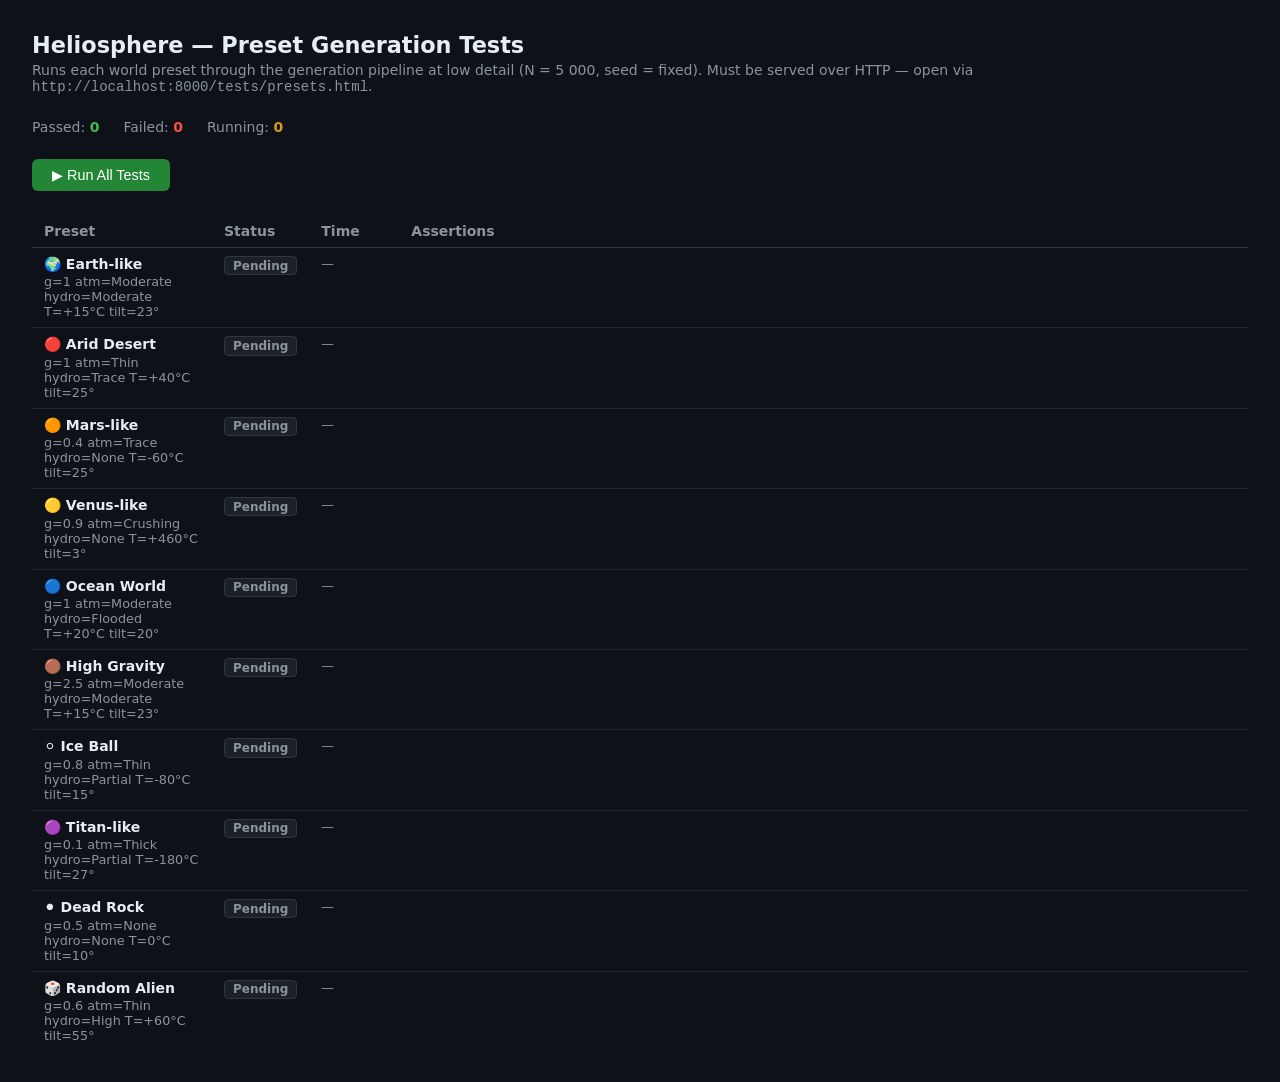
<file: tests/presets.html>
﻿<!DOCTYPE html>
<!--
  Preset generation test harness
  ================================
  Runs all 10 world presets (9 named + Random Alien) through the full terrain
  generation pipeline using the real planet-worker.js and reports pass/fail.

  REQUIREMENTS
  ------------
  Must be served over HTTP (ES module workers cannot load from file://).
  From the project root:

      python3 -m http.server 8000
      # or: npx serve .

  Then open: http://localhost:8000/tests/presets.html

  WHAT IS TESTED
  --------------
  For every preset the harness sends a `generate` command to a fresh worker
  (fixed seed, low detail, climate skipped for speed) and checks:

    1. Generation completes — worker returns `type: "done"`, no error thrown
    2. Region count — `numRegions` matches the requested N
    3. Elevation integrity — no NaN or ±Infinity values in r_elevation
    4. Land/ocean fraction — measured land% is within the per-preset expected band
    5. Peak elevation — at least one cell above sea level (all presets have land)
    6. Params propagation — response echoes the correct seed and nMag

  Climate layers (wind, precipitation, temperature) are NOT tested here to keep
  the suite fast; they are exercised at runtime by the main app.
-->
<html lang="en">
<head>
<meta charset="UTF-8">
<title>Preset Generation Tests — Heliosphere</title>
<style>
  *, *::before, *::after { box-sizing: border-box; margin: 0; padding: 0; }

  body {
    font-family: system-ui, sans-serif;
    background: #0e1117;
    color: #e6edf3;
    padding: 2rem;
    min-height: 100dvh;
  }

  h1 { font-size: 1.4rem; margin-bottom: 0.25rem; }
  .subtitle { color: #8b949e; font-size: 0.875rem; margin-bottom: 1.5rem; }

  #summary {
    display: flex;
    gap: 1.5rem;
    margin-bottom: 1.5rem;
    font-size: 0.875rem;
  }
  .stat { color: #8b949e; }
  .stat span { font-weight: 700; }
  #passCount span  { color: #3fb950; }
  #failCount span  { color: #f85149; }
  #runningCount span { color: #d29922; }

  table {
    width: 100%;
    border-collapse: collapse;
    font-size: 0.875rem;
  }
  th {
    text-align: left;
    padding: 0.5rem 0.75rem;
    color: #8b949e;
    border-bottom: 1px solid #30363d;
    font-weight: 600;
  }
  td {
    padding: 0.5rem 0.75rem;
    border-bottom: 1px solid #21262d;
    vertical-align: top;
  }
  tr:last-child td { border-bottom: none; }

  .badge {
    display: inline-block;
    padding: 0.1rem 0.5rem;
    border-radius: 4px;
    font-size: 0.75rem;
    font-weight: 700;
    min-width: 4rem;
    text-align: center;
  }
  .pass    { background: #1a3a1e; color: #3fb950; border: 1px solid #238636; }
  .fail    { background: #3a1a1a; color: #f85149; border: 1px solid #da3633; }
  .running { background: #2a2200; color: #d29922; border: 1px solid #9e6a03; }
  .pending { background: #1c2128; color: #8b949e; border: 1px solid #30363d; }

  .assertions { list-style: none; line-height: 1.6; margin-top: 0.25rem; }
  .assertions li::before { display: inline-block; width: 1.25rem; }
  .assertions .ok::before   { content: '✓ '; color: #3fb950; }
  .assertions .bad::before  { content: '✗ '; color: #f85149; }
  .assertions .skip::before { content: '– '; color: #8b949e; }
  .assertions .bad { color: #f85149; }

  .preset-name { font-weight: 600; }
  .preset-params { color: #8b949e; font-size: 0.8rem; margin-top: 0.15rem; }

  .timing { color: #8b949e; font-size: 0.8rem; }
  #runBtn {
    background: #238636;
    color: #fff;
    border: none;
    padding: 0.5rem 1.25rem;
    border-radius: 6px;
    font-size: 0.9rem;
    cursor: pointer;
    margin-bottom: 1.5rem;
  }
  #runBtn:disabled { opacity: 0.5; cursor: default; }
  #runBtn:hover:not(:disabled) { background: #2ea043; }
  html { scroll-behavior: smooth; }
</style>
</head>
<body>

<h1>Heliosphere — Preset Generation Tests</h1>
<p class="subtitle">
  Runs each world preset through the generation pipeline at low detail (N = 5 000, seed = fixed).
  Must be served over HTTP — open via <code>http://localhost:8000/tests/presets.html</code>.
</p>

<div id="summary">
  <div class="stat" id="passCount">Passed: <span>0</span></div>
  <div class="stat" id="failCount">Failed: <span>0</span></div>
  <div class="stat" id="runningCount">Running: <span>0</span></div>
</div>

<button id="runBtn">▶ Run All Tests</button>

<table>
  <thead>
    <tr>
      <th style="width:180px">Preset</th>
      <th style="width:90px">Status</th>
      <th style="width:90px">Time</th>
      <th>Assertions</th>
    </tr>
  </thead>
  <tbody id="tbody"></tbody>
</table>

<script type="module">
// ---------------------------------------------------------------------------
// Test definitions
// ---------------------------------------------------------------------------

/*
  Land fraction bounds (% of cells with elevation > 0) are wide bands that
  account for:
    • Stochastic variation in plate generation
    • The low mesh resolution (N=5000) amplifying boundary effects

  The fixed seed (12345) makes runs deterministic, so these bounds are also
  tight enough to catch gross regressions (e.g. forgetting to thread
  oceanFraction, accidentally flipping ocean/land logic, etc.).
*/

const PRESETS = [
  {
    id: 'earth',
    label: '🌍 Earth-like',
    sliders: { gravity: 1.0, atmosphere: 3, hydrosphere: 3, baseTemp:   15, axialTilt: 23 },
    landPctMin:  15, landPctMax:  55,   // target ~30% land
    expectOcean: true,                   // water sphere should show
    expectCraters: false,
  },
  {
    id: 'arid',
    label: '🔴 Arid Desert',
    sliders: { gravity: 1.0, atmosphere: 2, hydrosphere: 1, baseTemp:   40, axialTilt: 25 },
    landPctMin:  70, landPctMax: 100,   // hydro=1 → ~5% ocean target = mostly land
    expectOcean: true,
    expectCraters: false,
  },
  {
    id: 'mars',
    label: '🟠 Mars-like',
    sliders: { gravity: 0.4, atmosphere: 1, hydrosphere: 0, baseTemp:  -60, axialTilt: 25 },
    landPctMin:  85, landPctMax: 100,   // hydro=0 → nearly all land (rift valleys may dip below 0)
    expectOcean: false,
    expectCraters: true,                // atm=1 (Trace) → craters stamped
  },
  {
    id: 'venus',
    label: '🟡 Venus-like',
    sliders: { gravity: 0.9, atmosphere: 5, hydrosphere: 0, baseTemp: 460, axialTilt:  3 },
    landPctMin:  85, landPctMax: 100,
    expectOcean: false,
    expectCraters: false,               // atm=5 → no craters
  },
  {
    id: 'ocean',
    label: '🔵 Ocean World',
    sliders: { gravity: 1.0, atmosphere: 3, hydrosphere: 5, baseTemp:   20, axialTilt: 20 },
    landPctMin:   0, landPctMax:  20,   // hydro=5 → ~5% land
    expectOcean: true,
    expectCraters: false,
  },
  {
    id: 'highgrav',
    label: '🟤 High Gravity',
    sliders: { gravity: 2.5, atmosphere: 3, hydrosphere: 3, baseTemp:   15, axialTilt: 23 },
    landPctMin:  15, landPctMax:  55,
    expectOcean: true,
    expectCraters: false,
  },
  {
    id: 'iceball',
    label: '⚪ Ice Ball',
    sliders: { gravity: 0.8, atmosphere: 2, hydrosphere: 2, baseTemp:  -80, axialTilt: 15 },
    landPctMin:  50, landPctMax:  90,   // hydro=2 → ~25% ocean
    expectOcean: true,
    expectCraters: false,
  },
  {
    id: 'titan',
    label: '🟣 Titan-like',
    sliders: { gravity: 0.1, atmosphere: 4, hydrosphere: 2, baseTemp: -180, axialTilt: 27 },
    landPctMin:  50, landPctMax:  90,
    expectOcean: true,
    expectCraters: false,
  },
  {
    id: 'deadrock',
    label: '⚫ Dead Rock',
    sliders: { gravity: 0.5, atmosphere: 0, hydrosphere: 0, baseTemp:    0, axialTilt: 10 },
    landPctMin:  85, landPctMax: 100,   // hydro=0 → nearly all land (rift valleys may dip below 0)
    expectOcean: false,
    expectCraters: true,                // atm=0 → craters stamped
  },
  {
    id: 'random',
    label: '🎲 Random Alien',
    // Use a deterministic "random" config so the test is reproducible
    sliders: { gravity: 0.6, atmosphere: 2, hydrosphere: 4, baseTemp:   60, axialTilt: 55 },
    landPctMin:   5, landPctMax:  35,   // hydro=4 → ~80% ocean
    expectOcean: true,
    expectCraters: false,
  },
];

// Generation parameters shared across all tests (minimise runtime)
const GEN_PARAMS = {
  cmd:              'generate',
  N:                5000,
  P:                20,
  jitter:           0.75,
  nMag:             0.40,
  numContinents:    4,
  smoothing:        0.10,
  hydraulicErosion: 0.50,
  thermalErosion:   0.10,
  ridgeSharpening:  0.50,
  glacialErosion:   0.50,
  terrainWarp:      0.75,
  seed:             12345,   // fixed seed for reproducibility
  skipClimate:      true,    // skip wind/precip/temp — not under test here
};

// ---------------------------------------------------------------------------
// DOM helpers
// ---------------------------------------------------------------------------

let passCount = 0, failCount = 0, runningCount = 0;

function updateSummary() {
  document.querySelector('#passCount span').textContent    = passCount;
  document.querySelector('#failCount span').textContent    = failCount;
  document.querySelector('#runningCount span').textContent = runningCount;
}

function createRow(preset) {
  const tr = document.createElement('tr');
  tr.id = `row-${preset.id}`;

  const { gravity, atmosphere, hydrosphere, baseTemp, axialTilt } = preset.sliders;
  const ATM  = ['None','Trace','Thin','Moderate','Thick','Crushing'];
  const HYD  = ['None','Trace','Partial','Moderate','High','Flooded'];
  const paramStr = `g=${gravity}  atm=${ATM[atmosphere]}  hydro=${HYD[hydrosphere]}  T=${baseTemp>0?'+':''}${baseTemp}°C  tilt=${axialTilt}°`;

  tr.innerHTML = `
    <td>
      <div class="preset-name">${preset.label}</div>
      <div class="preset-params">${paramStr}</div>
    </td>
    <td><span class="badge pending" id="badge-${preset.id}">Pending</span></td>
    <td class="timing" id="time-${preset.id}">—</td>
    <td><ul class="assertions" id="assert-${preset.id}"></ul></td>
  `;
  document.getElementById('tbody').appendChild(tr);
}

function setBadge(id, cls, label) {
  const el = document.getElementById(`badge-${id}`);
  el.className = `badge ${cls}`;
  el.textContent = label;
}

function setTime(id, ms) {
  document.getElementById(`time-${id}`).textContent = ms < 1000 ? `${ms}ms` : `${(ms/1000).toFixed(1)}s`;
}

function addAssertion(id, ok, text) {
  const li = document.createElement('li');
  li.className = ok ? 'ok' : 'bad';
  li.textContent = text;
  document.getElementById(`assert-${id}`).appendChild(li);
}

// ---------------------------------------------------------------------------
// Run a single preset test
// ---------------------------------------------------------------------------

function runPreset(preset) {
  return new Promise((resolve) => {
    setBadge(preset.id, 'running', 'Running…');
    runningCount++;
    updateSummary();

    const worker = new Worker('../js/planet-worker.js', { type: 'module' });
    const t0 = performance.now();

    worker.onmessage = (e) => {
      const d = e.data;

      if (d.type === 'progress') return; // ignore progress ticks

      const elapsed = Math.round(performance.now() - t0);
      worker.terminate();
      setTime(preset.id, elapsed);
      runningCount--;

      let allPassed = true;

      // ── Assert 1: completed without error ──────────────────────────────
      const completed = d.type === 'done';
      addAssertion(preset.id, completed, `Generation completed (type = "${d.type}")`);
      if (!completed) {
        addAssertion(preset.id, false, `Worker error: ${d.message ?? '(unknown)'}`);
        allPassed = false;
      }

      if (completed) {
        const { numRegions, r_elevation, _params } = d;

        // ── Assert 2: region count ──────────────────────────────────────
        const nOk = numRegions >= GEN_PARAMS.N * 0.95 && numRegions <= GEN_PARAMS.N * 1.10;
        addAssertion(preset.id, nOk,
          `Region count: ${numRegions.toLocaleString()} (expected ≈ ${GEN_PARAMS.N.toLocaleString()})`);
        if (!nOk) allPassed = false;

        // ── Assert 3: elevation integrity ───────────────────────────────
        let nans = 0, infs = 0;
        for (let i = 0; i < r_elevation.length; i++) {
          const v = r_elevation[i];
          if (isNaN(v)) nans++;
          else if (!isFinite(v)) infs++;
        }
        const integOk = nans === 0 && infs === 0;
        addAssertion(preset.id, integOk,
          integOk
            ? `Elevation integrity: no NaN/Inf values`
            : `Elevation integrity: ${nans} NaN, ${infs} Inf`);
        if (!integOk) allPassed = false;

        // ── Assert 4: land / ocean fraction ─────────────────────────────
        let landCells = 0;
        for (let i = 0; i < r_elevation.length; i++) {
          if (r_elevation[i] > 0) landCells++;
        }
        const landPct = Math.round((landCells / numRegions) * 100);
        const { landPctMin, landPctMax } = preset;
        const fracOk = landPct >= landPctMin && landPct <= landPctMax;
        addAssertion(preset.id, fracOk,
          `Land fraction: ${landPct}% (expected ${landPctMin}–${landPctMax}%)`);
        if (!fracOk) allPassed = false;

        // ── Assert 5: peak elevation (some land exists) ──────────────────
        let peak = -Infinity;
        for (let i = 0; i < r_elevation.length; i++) {
          if (r_elevation[i] > peak) peak = r_elevation[i];
        }
        const hasPeak = peak > 0;
        addAssertion(preset.id, hasPeak,
          hasPeak ? `Peak elevation: ${peak.toFixed(3)}` : `Peak elevation: ${peak.toFixed(3)} — no land above sea level`);
        if (!hasPeak) allPassed = false;

        // ── Assert 6: seed echoed correctly ─────────────────────────────
        const seedOk = d.seed === GEN_PARAMS.seed;
        addAssertion(preset.id, seedOk,
          `Seed: ${d.seed} (expected ${GEN_PARAMS.seed})`);
        if (!seedOk) allPassed = false;

        // ── Assert 7: dry world — no ocean plates assigned ───────────────
        // If hydrosphere === 0 the ocean fraction target is 0.  The plateIsOcean
        // array echoed in the result should be empty (no ocean plates).  Note:
        // individual cells can still sit below 0 (rift valleys), so we check the
        // plate array rather than cell count.
        if (preset.sliders.hydrosphere === 0) {
          const oceanPlateCount = d.plateIsOcean ? d.plateIsOcean.length : 0;
          const noOceanPlates = oceanPlateCount === 0;
          addAssertion(preset.id, noOceanPlates,
            noOceanPlates
              ? `Dry world: 0 ocean plates assigned ✓`
              : `Dry world: ${oceanPlateCount} ocean plate(s) unexpectedly assigned`);
          if (!noOceanPlates) allPassed = false;
        }

        // ── Assert 8: craters expected on airless / trace-atmosphere worlds
        // The presence of craters is inferred: the terrain warp on airless
        // worlds is disabled so there should be NO negative correlation between
        // crateriness and smoothing.  Instead, we do a rough check: on dead-rock
        // and mars-like worlds the elevation variance should be non-trivial
        // (surface is NOT flat — craters create local highs and lows).
        if (preset.expectCraters) {
          let sum = 0, sumSq = 0;
          for (let i = 0; i < r_elevation.length; i++) {
            sum += r_elevation[i];
            sumSq += r_elevation[i] * r_elevation[i];
          }
          const mean = sum / r_elevation.length;
          const variance = sumSq / r_elevation.length - mean * mean;
          const stdDev = Math.sqrt(variance);
          const variedEnough = stdDev > 0.05;
          addAssertion(preset.id, variedEnough,
            `Crater world elevation stdDev: ${stdDev.toFixed(4)} (expected > 0.05)`);
          if (!variedEnough) allPassed = false;
        }
      }

      // ── Final verdict ───────────────────────────────────────────────────
      if (allPassed) {
        passCount++;
        setBadge(preset.id, 'pass', 'Pass');
      } else {
        failCount++;
        setBadge(preset.id, 'fail', 'Fail');
      }
      updateSummary();
      resolve(allPassed);
    };

    worker.onerror = (err) => {
      const elapsed = Math.round(performance.now() - t0);
      worker.terminate();
      setTime(preset.id, elapsed);
      runningCount--;
      failCount++;
      setBadge(preset.id, 'fail', 'Fail');
      addAssertion(preset.id, false, `Uncaught worker error: ${err.message}`);
      updateSummary();
      resolve(false);
    };

    worker.postMessage({
      ...GEN_PARAMS,
      gravity:     preset.sliders.gravity,
      atmosphere:  preset.sliders.atmosphere,
      hydrosphere: preset.sliders.hydrosphere,
      baseTemp:    preset.sliders.baseTemp,
      axialTilt:   preset.sliders.axialTilt,
    });
  });
}

// ---------------------------------------------------------------------------
// Bootstrap
// ---------------------------------------------------------------------------

// Build table rows immediately so the page isn't blank before Start is clicked
for (const p of PRESETS) createRow(p);

const runBtn = document.getElementById('runBtn');

runBtn.addEventListener('click', async () => {
  // Reset counters and badges
  passCount = failCount = runningCount = 0;
  updateSummary();
  for (const p of PRESETS) {
    setBadge(p.id, 'pending', 'Pending');
    document.getElementById(`assert-${p.id}`).innerHTML = '';
    document.getElementById(`time-${p.id}`).textContent = '—';
  }

  runBtn.disabled = true;

  // Run tests sequentially (avoids thrashing the browser with 10 heavy workers)
  for (const preset of PRESETS) {
    await runPreset(preset);
  }

  runBtn.disabled = false;
  runBtn.textContent = '↺ Run Again';
});
</script>
</body>
</html>
</file>
